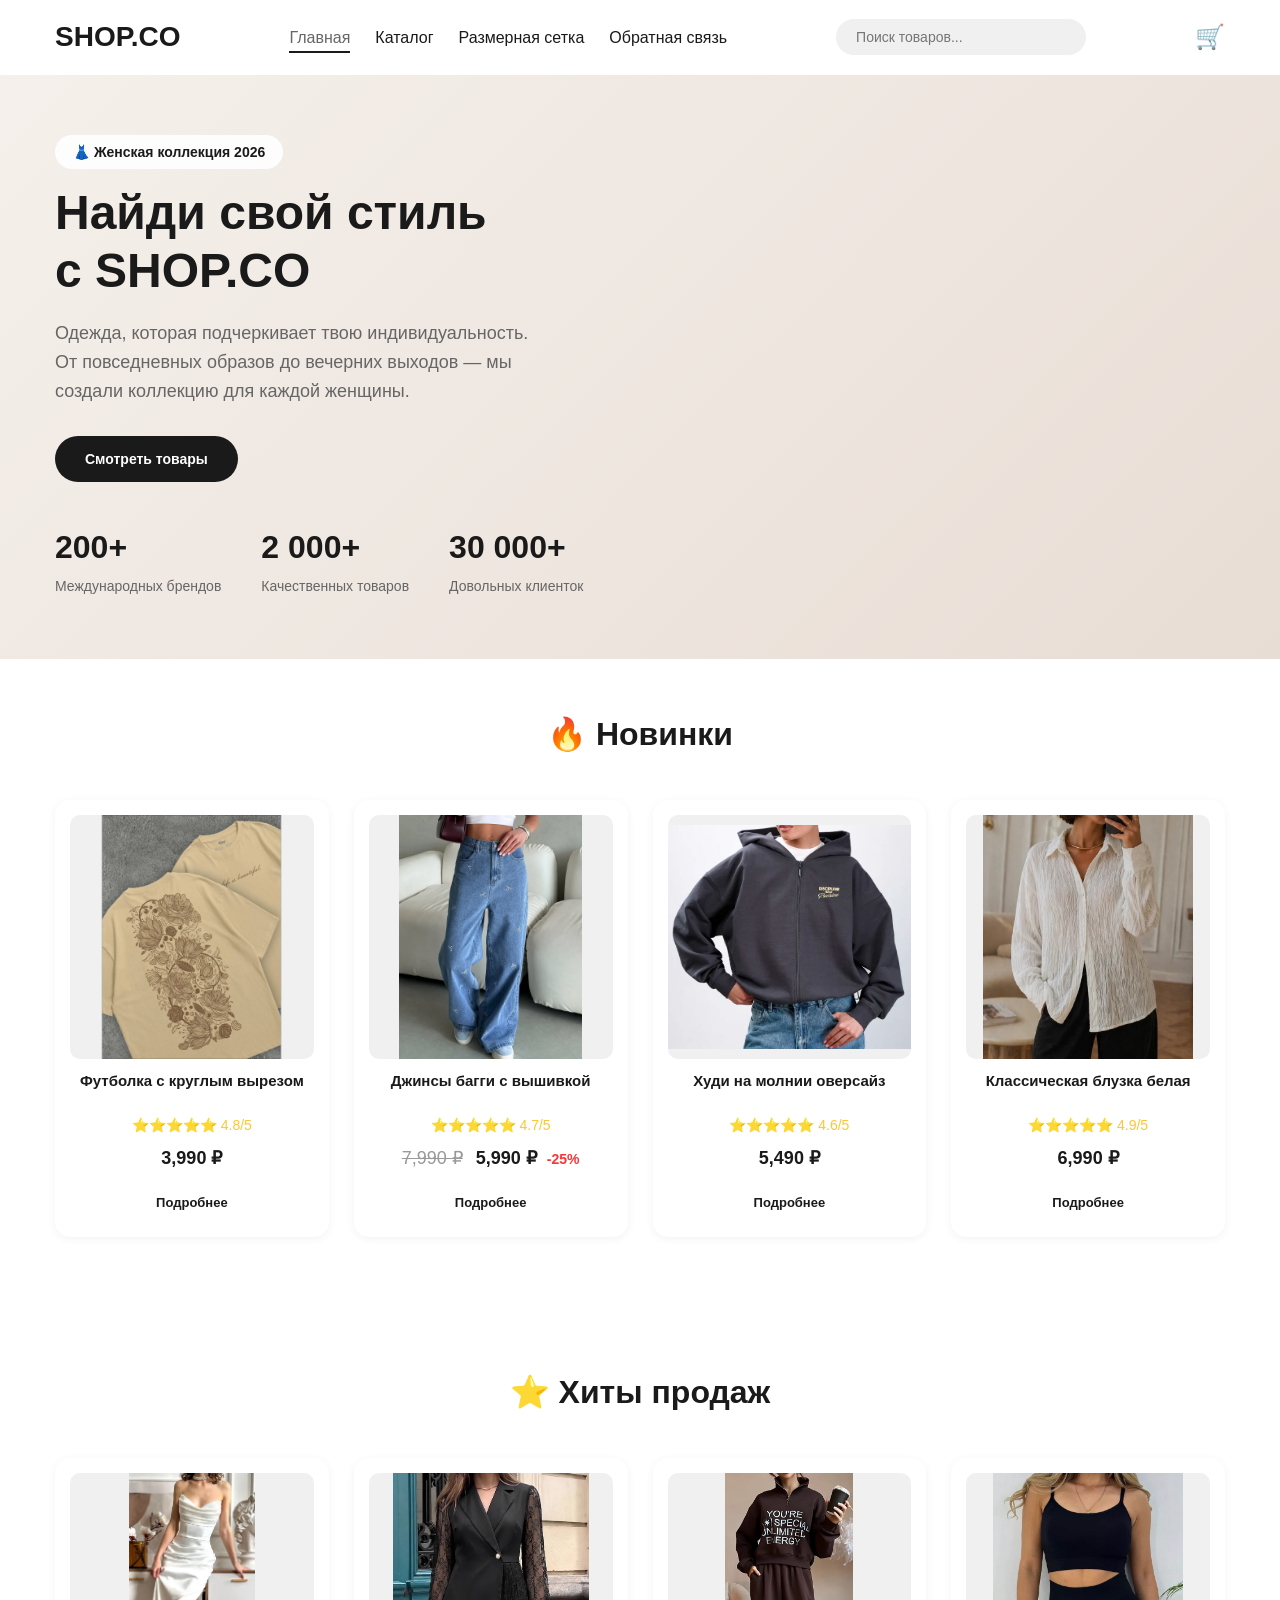
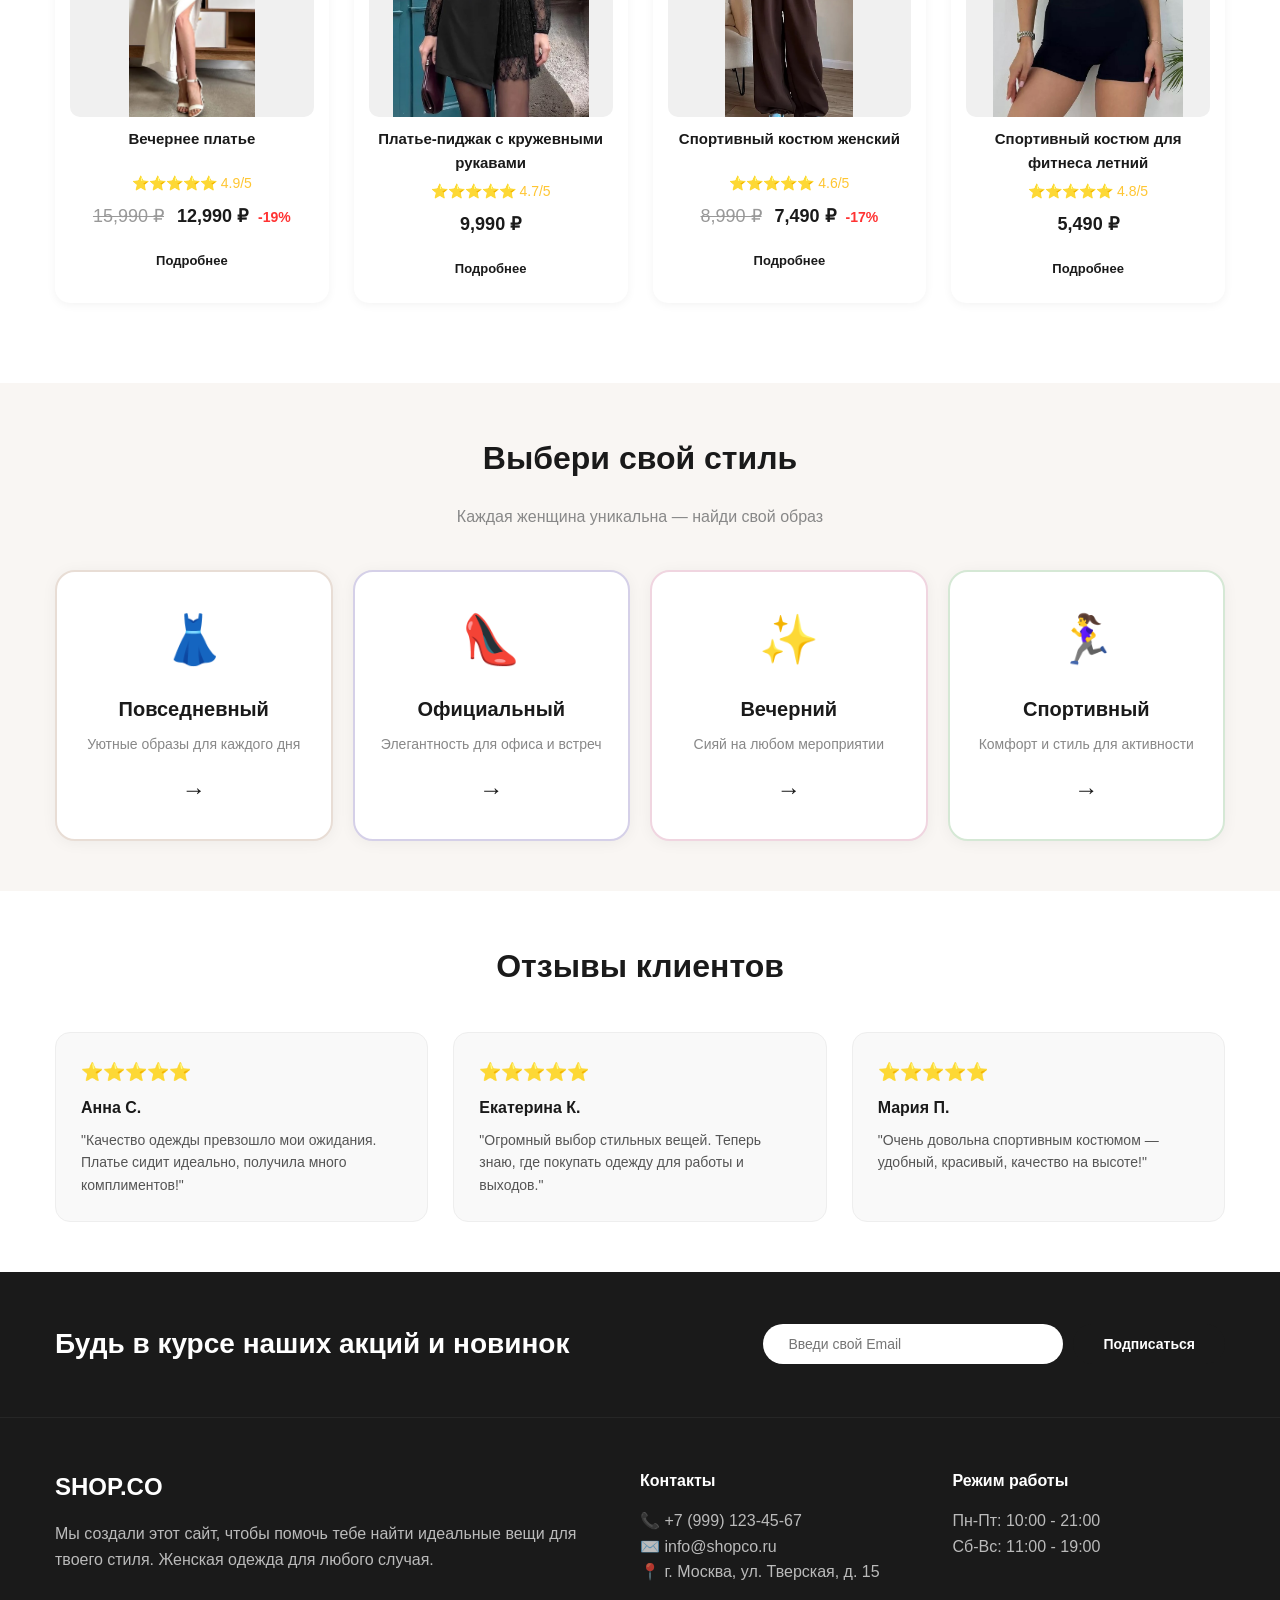
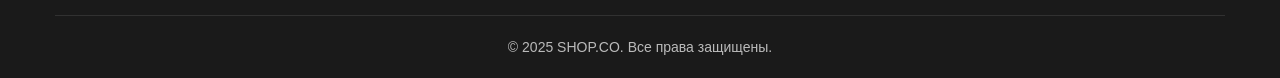
<file: index.html>
<!DOCTYPE html>
<html lang="ru">
<head>
    <meta charset="UTF-8">
    <meta name="viewport" content="width=device-width, initial-scale=1.0">
    <title>SHOP.CO — Женская одежда для любого стиля</title>
    <link rel="stylesheet" href="css/style.css">
</head>
<body>

    <!-- ========== ШАПКА ========== -->
    <header class="header">
        <div class="container">
            <div class="header-inner">
                <div class="logo">
                    <a href="index.html">SHOP.CO</a>
                </div>

                <nav class="nav">
                    <ul>
                        <li><a href="index.html" class="active">Главная</a></li>
                        <li><a href="catalog.html">Каталог</a></li>
                        <li><a href="size-guide.html">Размерная сетка</a></li>
                        <li><a href="contacts.html">Обратная связь</a></li>
                    </ul>
                </nav>

                <div class="header-search">
                    <input type="text" id="searchInput" placeholder="Поиск товаров...">
                </div>

                <div class="header-actions">
                    <a href="cart.html" class="cart-link">🛒 <span class="cart-count" id="cartCount">0</span></a>
                </div>
            </div>
        </div>
    </header>

    <!-- ========== ГЛАВНЫЙ КОНТЕНТ ========== -->
    <main>

        <!-- ГЕРОЙ -->
        <section class="hero hero-women">
            <div class="container">
                <div class="hero-content">
                    <span class="hero-badge">👗 Женская коллекция 2026</span>
                    <h1>Найди свой стиль<br>с SHOP.CO</h1>
                    <p>Одежда, которая подчеркивает твою индивидуальность. От повседневных образов до вечерних выходов — мы создали коллекцию для каждой женщины.</p>
                    <a href="catalog.html" class="btn btn-primary">Смотреть товары</a>
                    
                    <div class="hero-stats">
                        <div>
                            <span class="stat-number">200+</span>
                            <span class="stat-label">Международных брендов</span>
                        </div>
                        <div>
                            <span class="stat-number">2 000+</span>
                            <span class="stat-label">Качественных товаров</span>
                        </div>
                        <div>
                            <span class="stat-number">30 000+</span>
                            <span class="stat-label">Довольных клиенток</span>
                        </div>
                    </div>
                </div>
            </div>
        </section>

        <!-- НОВИНКИ -->
        <section class="products-section">
            <div class="container">
                <h2 class="section-title">🔥 Новинки</h2>
                <div class="catalog-grid" id="newArrivals">
                    <!-- Загружается из JS -->
                </div>
            </div>
        </section>

        <!-- ХИТЫ ПРОДАЖ -->
        <section class="products-section">
            <div class="container">
                <h2 class="section-title">⭐ Хиты продаж</h2>
                <div class="catalog-grid" id="bestSellers">
                    <!-- Загружается из JS -->
                </div>
            </div>
        </section>

        <!-- СТИЛИ  -->
        <section class="styles styles-women">
            <div class="container">
                <div class="styles-header">
                    <h2 class="section-title">Выбери свой стиль</h2>
                    <p class="styles-subtitle">Каждая женщина уникальна — найди свой образ</p>
                </div>
                <div class="styles-grid">
                    <a href="catalog.html?style=casual" class="style-card style-casual">
                        <div class="style-icon">👗</div>
                        <h3>Повседневный</h3>
                        <p>Уютные образы для каждого дня</p>
                        <span class="style-arrow">→</span>
                    </a>
                    <a href="catalog.html?style=formal" class="style-card style-formal">
                        <div class="style-icon">👠</div>
                        <h3>Официальный</h3>
                        <p>Элегантность для офиса и встреч</p>
                        <span class="style-arrow">→</span>
                    </a>
                    <a href="catalog.html?style=evening" class="style-card style-evening">
                        <div class="style-icon">✨</div>
                        <h3>Вечерний</h3>
                        <p>Сияй на любом мероприятии</p>
                        <span class="style-arrow">→</span>
                    </a>
                    <a href="catalog.html?style=sporty" class="style-card style-sporty">
                        <div class="style-icon">🏃‍♀️</div>
                        <h3>Спортивный</h3>
                        <p>Комфорт и стиль для активности</p>
                        <span class="style-arrow">→</span>
                    </a>
                </div>
            </div>
        </section>

        <!-- ОТЗЫВЫ -->
        <section class="reviews">
            <div class="container">
                <h2 class="section-title">Отзывы клиентов</h2>
                <div class="reviews-grid">
                    <div class="review-card">
                        <div class="review-stars">⭐⭐⭐⭐⭐</div>
                        <h4>Анна С.</h4>
                        <p>"Качество одежды превзошло мои ожидания. Платье сидит идеально, получила много комплиментов!"</p>
                    </div>
                    <div class="review-card">
                        <div class="review-stars">⭐⭐⭐⭐⭐</div>
                        <h4>Екатерина К.</h4>
                        <p>"Огромный выбор стильных вещей. Теперь знаю, где покупать одежду для работы и выходов."</p>
                    </div>
                    <div class="review-card">
                        <div class="review-stars">⭐⭐⭐⭐⭐</div>
                        <h4>Мария П.</h4>
                        <p>"Очень довольна спортивным костюмом — удобный, красивый, качество на высоте!"</p>
                    </div>
                </div>
            </div>
        </section>

        <!-- ПОДПИСКА -->
        <section class="newsletter">
            <div class="container">
                <div class="newsletter-inner">
                    <h2>Будь в курсе наших акций и новинок</h2>
                    <form class="newsletter-form" onsubmit="return false;">
                        <input type="email" id="newsletterEmail" placeholder="Введи свой Email" required>
                        <button type="submit" class="btn btn-primary" onclick="subscribeNewsletter()">Подписаться</button>
                    </form>
                </div>
            </div>
        </section>

    </main>
        <!-- ========== ПОДВАЛ ========== -->
    <footer class="footer">
        <div class="container">
            <div class="footer-inner">
                <div class="footer-col">
                    <h3>SHOP.CO</h3>
                    <p>Мы создали этот сайт, чтобы помочь тебе найти идеальные вещи для твоего стиля. Женская одежда для любого случая.</p>
                </div>
                <div class="footer-col">
                    <h4>Контакты</h4>
                    <p>📞 +7 (999) 123-45-67</p>
                    <p>✉️ info@shopco.ru</p>
                    <p>📍 г. Москва, ул. Тверская, д. 15</p>
                </div>
                <div class="footer-col">
                    <h4>Режим работы</h4>
                    <p>Пн-Пт: 10:00 - 21:00</p>
                    <p>Сб-Вс: 11:00 - 19:00</p>
                </div>
            </div>
            <div class="footer-bottom">
                <p>© 2025 SHOP.CO. Все права защищены.</p>
            </div>
        </div>
    </footer>

    <script src="js/script.js"></script>
</body>
</html>
</file>
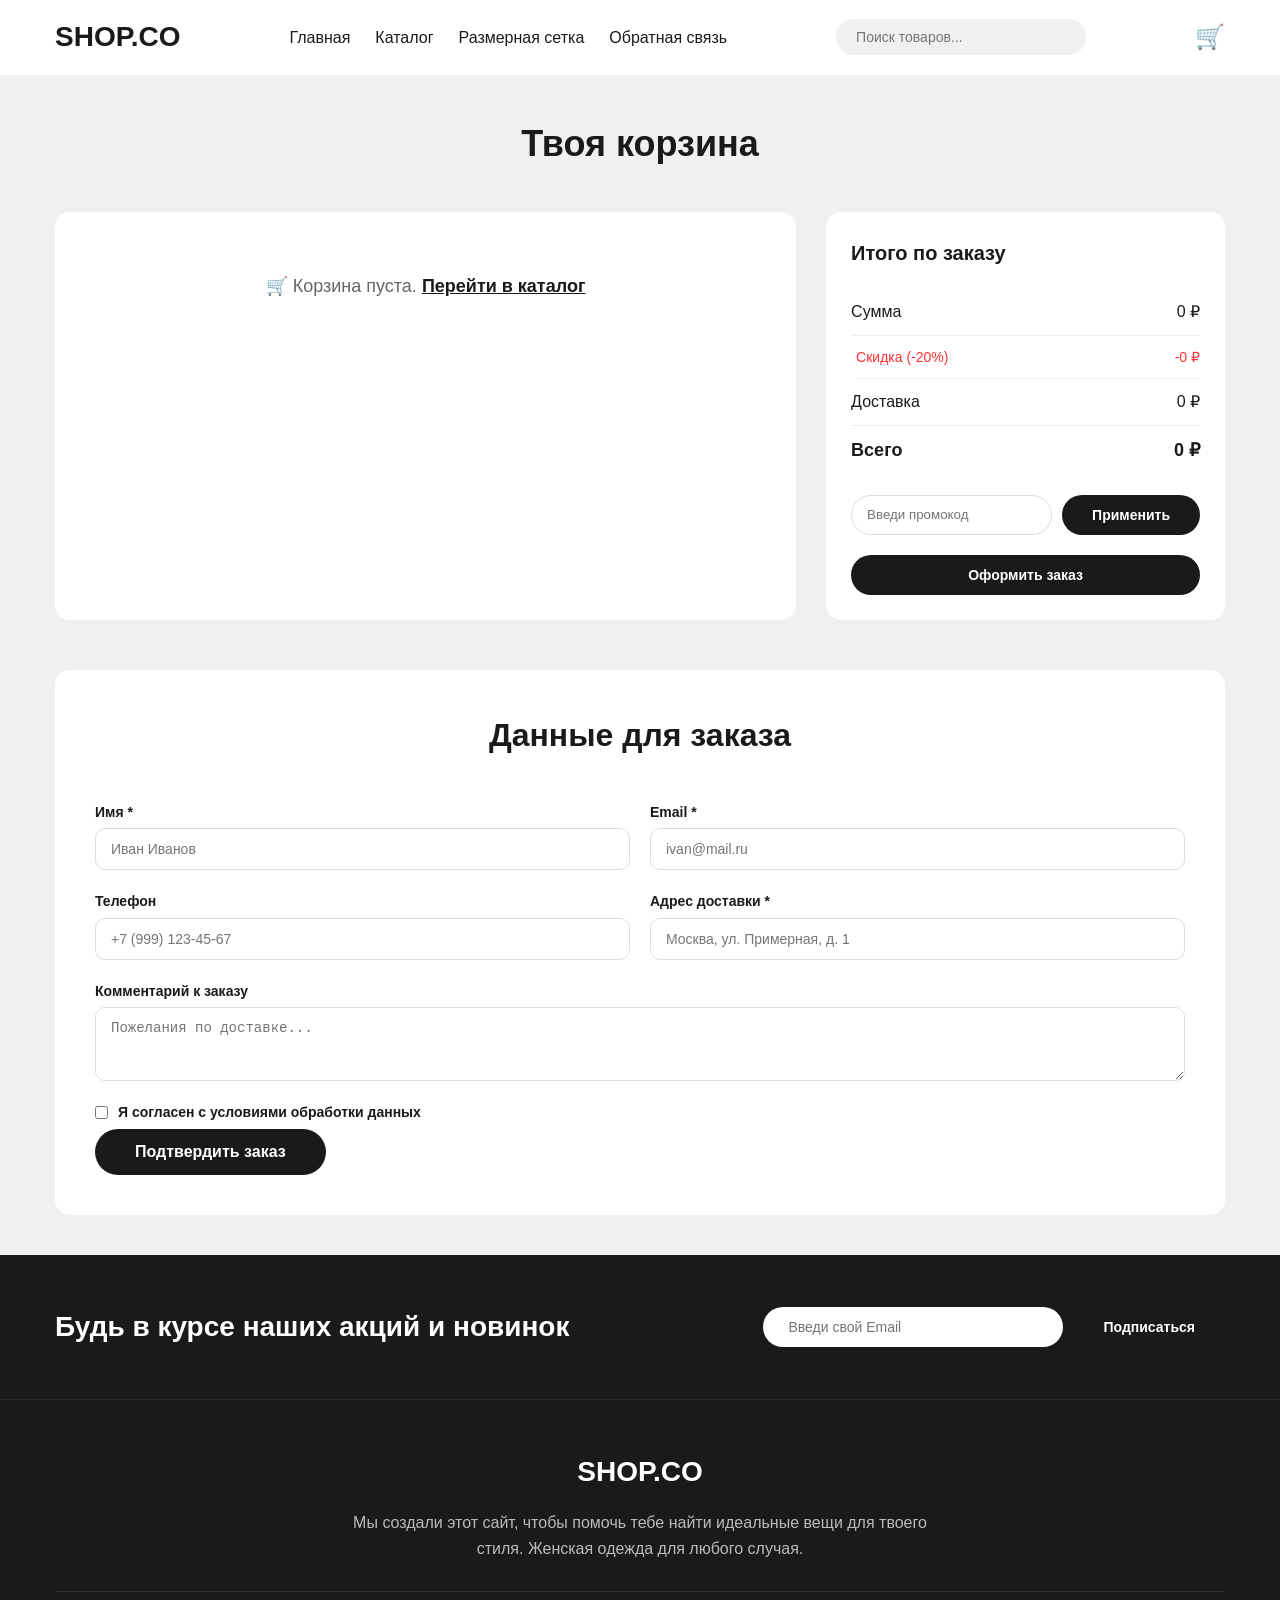
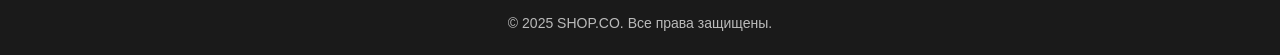
<file: cart.html>
<!DOCTYPE html>
<html lang="ru">
<head>
    <meta charset="UTF-8">
    <meta name="viewport" content="width=device-width, initial-scale=1.0">
    <title>Корзина — SHOP.CO</title>
    <link rel="stylesheet" href="css/style.css">
</head>
<body>

    <header class="header">
        <div class="container">
            <div class="header-inner">
                <div class="logo">
                    <a href="index.html">SHOP.CO</a>
                </div>
                <nav class="nav">
                    <ul>
                        <li><a href="index.html">Главная</a></li>
                        <li><a href="catalog.html">Каталог</a></li>
                        <li><a href="size-guide.html">Размерная сетка</a></li>
                        <li><a href="contacts.html">Обратная связь</a></li>
                    </ul>
                </nav>
                <div class="header-search">
                    <input type="text" id="searchInput" placeholder="Поиск товаров...">
                </div>
                <div class="header-actions">
                    <a href="cart.html" class="cart-link active">🛒 <span class="cart-count" id="cartCount">0</span></a>
                </div>
            </div>
        </div>
    </header>

    <main>
        <section class="cart-page">
            <div class="container">
                <h1 class="page-title">Твоя корзина</h1>

                <div class="cart-layout">
                    <!-- СПИСОК ТОВАРОВ -->
                    <div class="cart-items" id="cartItems">
                        <div class="empty-cart">🛒 Корзина пуста. <a href="catalog.html">Перейти в каталог</a></div>
                    </div>

                    <!-- ИТОГО -->
                    <div class="cart-summary" id="cartSummary">
                        <h3>Итого по заказу</h3>
                        <div class="summary-row">
                            <span>Сумма</span>
                            <span id="subtotal">0 ₽</span>
                        </div>
                        <div class="summary-row discount">
                            <span>Скидка (-20%)</span>
                            <span id="discount">0 ₽</span>
                        </div>
                        <div class="summary-row">
                            <span>Доставка</span>
                            <span id="delivery">0 ₽</span>
                        </div>
                        <div class="summary-row total">
                            <span>Всего</span>
                            <span id="total">0 ₽</span>
                        </div>

                        <div class="promo-code">
                            <input type="text" id="promoInput" placeholder="Введи промокод">
                            <button class="btn btn-primary" onclick="applyPromo()">Применить</button>
                        </div>

                        <button class="btn btn-primary btn-block" onclick="checkout()">Оформить заказ</button>
                    </div>
                </div>

                <!-- ФОРМА ЗАКАЗА -->
                <div class="order-form-section">
                    <h2 class="section-title">Данные для заказа</h2>
                    <form class="order-form" onsubmit="return false;">
                        <div class="form-grid">
                            <div class="form-group">
                                <label>Имя *</label>
                                <input type="text" id="orderName" placeholder="Иван Иванов" required>
                            </div>
                            <div class="form-group">
                                <label>Email *</label>
                                <input type="email" id="orderEmail" placeholder="ivan@mail.ru" required>
                            </div>
                            <div class="form-group">
                                <label>Телефон</label>
                                <input type="tel" id="orderPhone" placeholder="+7 (999) 123-45-67">
                            </div>
                            <div class="form-group">
                                <label>Адрес доставки *</label>
                                <input type="text" id="orderAddress" placeholder="Москва, ул. Примерная, д. 1" required>
                            </div>
                            <div class="form-group full-width">
                                <label>Комментарий к заказу</label>
                                <textarea id="orderComment" rows="3" placeholder="Пожелания по доставке..."></textarea>
                            </div>
                            <div class="form-group full-width">
                                <label class="checkbox-label">
                                    <input type="checkbox" id="orderAgree" required>
                                    Я согласен с условиями обработки данных
                                </label>
                            </div>
                        </div>
                        <button type="button" class="btn btn-primary btn-large" onclick="checkout()">Подтвердить заказ</button>
                    </form>
                </div>
            </div>
        </section>

        <!-- ПОДПИСКА -->
        <section class="newsletter">
            <div class="container">
                <div class="newsletter-inner">
                    <h2>Будь в курсе наших акций и новинок</h2>
                    <form class="newsletter-form" onsubmit="return false;">
                        <input type="email" id="newsletterEmail" placeholder="Введи свой Email" required>
                        <button type="submit" class="btn btn-primary" onclick="subscribeNewsletter()">Подписаться</button>
                    </form>
                </div>
            </div>
        </section>
    </main>
        <!-- ========== ПОДВАЛ ========== -->
    <footer class="footer">
        <div class="container">
            <div class="footer-inner footer-simple">
                <div class="footer-col footer-col-full">
                    <h3>SHOP.CO</h3>
                    <p>Мы создали этот сайт, чтобы помочь тебе найти идеальные вещи для твоего стиля. Женская одежда для любого случая.</p>
                </div>
            </div>
            <div class="footer-bottom">
                <p>© 2025 SHOP.CO. Все права защищены.</p>
            </div>
        </div>
    </footer>

    <script src="js/script.js"></script>
</body>
</html>
</file>
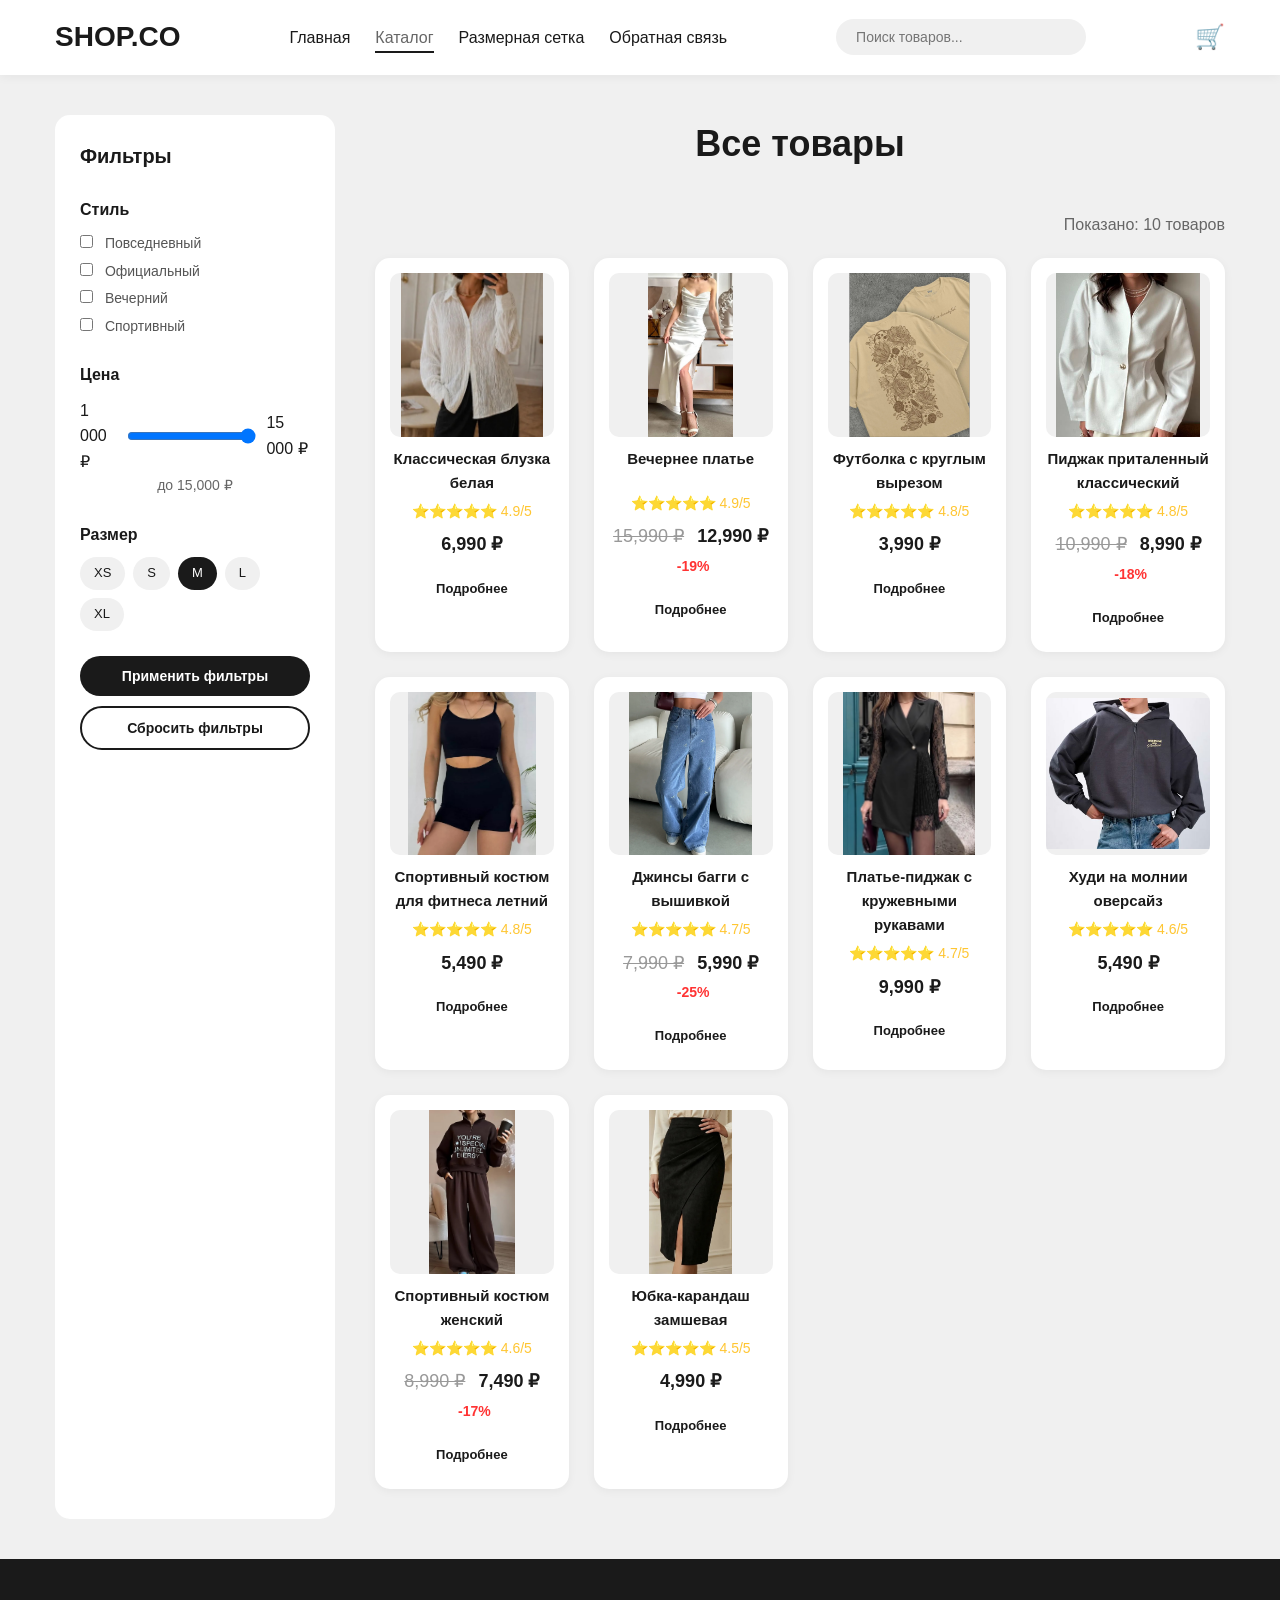
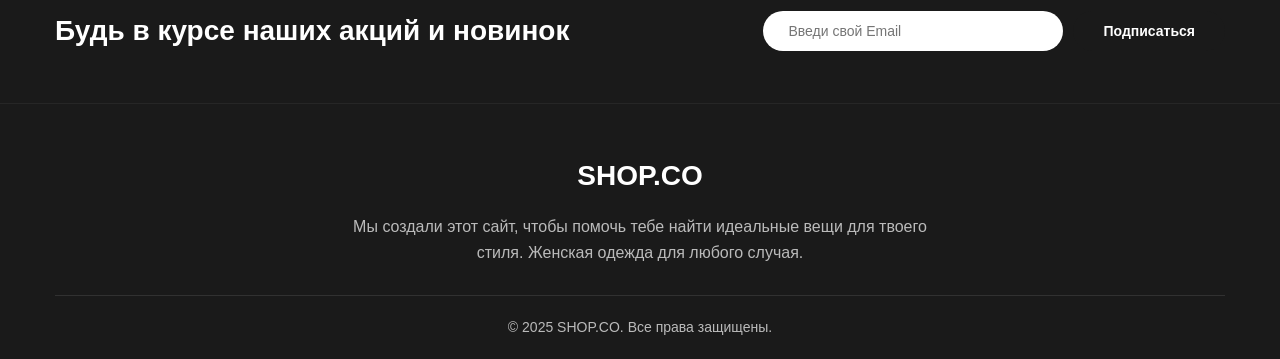
<file: catalog.html>
<!DOCTYPE html>
<html lang="ru">
<head>
    <meta charset="UTF-8">
    <meta name="viewport" content="width=device-width, initial-scale=1.0">
    <title>Каталог — SHOP.CO</title>
    <link rel="stylesheet" href="css/style.css">
</head>
<body>

    <header class="header">
        <div class="container">
            <div class="header-inner">
                <div class="logo">
                    <a href="index.html">SHOP.CO</a>
                </div>
                <nav class="nav">
                    <ul>
                        <li><a href="index.html">Главная</a></li>
                        <li><a href="catalog.html" class="active">Каталог</a></li>
                        <li><a href="size-guide.html">Размерная сетка</a></li>
                        <li><a href="contacts.html">Обратная связь</a></li>
                    </ul>
                </nav>
                <div class="header-search">
                    <input type="text" id="searchInput" placeholder="Поиск товаров...">
                </div>
                <div class="header-actions">
                    <a href="cart.html" class="cart-link">🛒 <span class="cart-count" id="cartCount">0</span></a>
                </div>
            </div>
        </div>
    </header>

    <main>
        <section class="catalog-page">
            <div class="container">
                <div class="catalog-layout">
                    
                    <!-- ФИЛЬТРЫ -->
                    <aside class="filters-sidebar">
                        <h3>Фильтры</h3>
                        
                        <div class="filter-group">
                            <h4>Стиль</h4>
                            <label><input type="checkbox" value="casual" onchange="applyFilters()"> Повседневный</label>
                            <label><input type="checkbox" value="formal" onchange="applyFilters()"> Официальный</label>
                            <label><input type="checkbox" value="evening" onchange="applyFilters()"> Вечерний</label>
                            <label><input type="checkbox" value="sporty" onchange="applyFilters()"> Спортивный</label>
                        </div>

                        <div class="filter-group">
                            <h4>Цена</h4>
                            <div class="price-range">
                                <span>1 000 ₽</span>
                                <input type="range" id="priceRange" min="1000" max="15000" value="15000" oninput="applyFilters()">
                                <span>15 000 ₽</span>
                            </div>
                            <div style="text-align:center;font-size:14px;color:#666;">до <span id="priceValue">15 000</span> ₽</div>
                        </div>

                        <div class="filter-group">
                            <h4>Размер</h4>
                            <div class="size-options" id="sizeOptions">
                                <span data-size="XS" onclick="selectSize(this)">XS</span>
                                <span data-size="S" onclick="selectSize(this)">S</span>
                                <span data-size="M" onclick="selectSize(this)" class="active">M</span>
                                <span data-size="L" onclick="selectSize(this)">L</span>
                                <span data-size="XL" onclick="selectSize(this)">XL</span>
                            </div>
                        </div>

                        <button class="btn btn-primary btn-block" onclick="applyFilters()">Применить фильтры</button>
                        <button class="btn btn-outline btn-block" style="margin-top:10px;" onclick="resetFilters()">Сбросить фильтры</button>
                    </aside>

                    <!-- ТОВАРЫ -->
                    <div class="catalog-content">
                        <h1 class="page-title">Все товары</h1>
                        <div style="text-align:right;color:#666;margin-bottom:20px;">Показано: <span id="countDisplay">0</span> товаров</div>
                        
                        <div class="catalog-grid" id="catalogGrid">
                            <!-- Загружается из JS -->
                        </div>
                    </div>

                </div>
            </div>
        </section>

        <!-- ПОДПИСКА -->
        <section class="newsletter">
            <div class="container">
                <div class="newsletter-inner">
                    <h2>Будь в курсе наших акций и новинок</h2>
                    <form class="newsletter-form" onsubmit="return false;">
                        <input type="email" id="newsletterEmail" placeholder="Введи свой Email" required>
                        <button type="submit" class="btn btn-primary" onclick="subscribeNewsletter()">Подписаться</button>
                    </form>
                </div>
            </div>
        </section>
    </main>
        <!-- ========== ПОДВАЛ ========== -->
    <footer class="footer">
        <div class="container">
            <div class="footer-inner footer-simple">
                <div class="footer-col footer-col-full">
                    <h3>SHOP.CO</h3>
                    <p>Мы создали этот сайт, чтобы помочь тебе найти идеальные вещи для твоего стиля. Женская одежда для любого случая.</p>
                </div>
            </div>
            <div class="footer-bottom">
                <p>© 2025 SHOP.CO. Все права защищены.</p>
            </div>
        </div>
    </footer>

    <script src="js/script.js"></script>
</body>
</html>
</file>
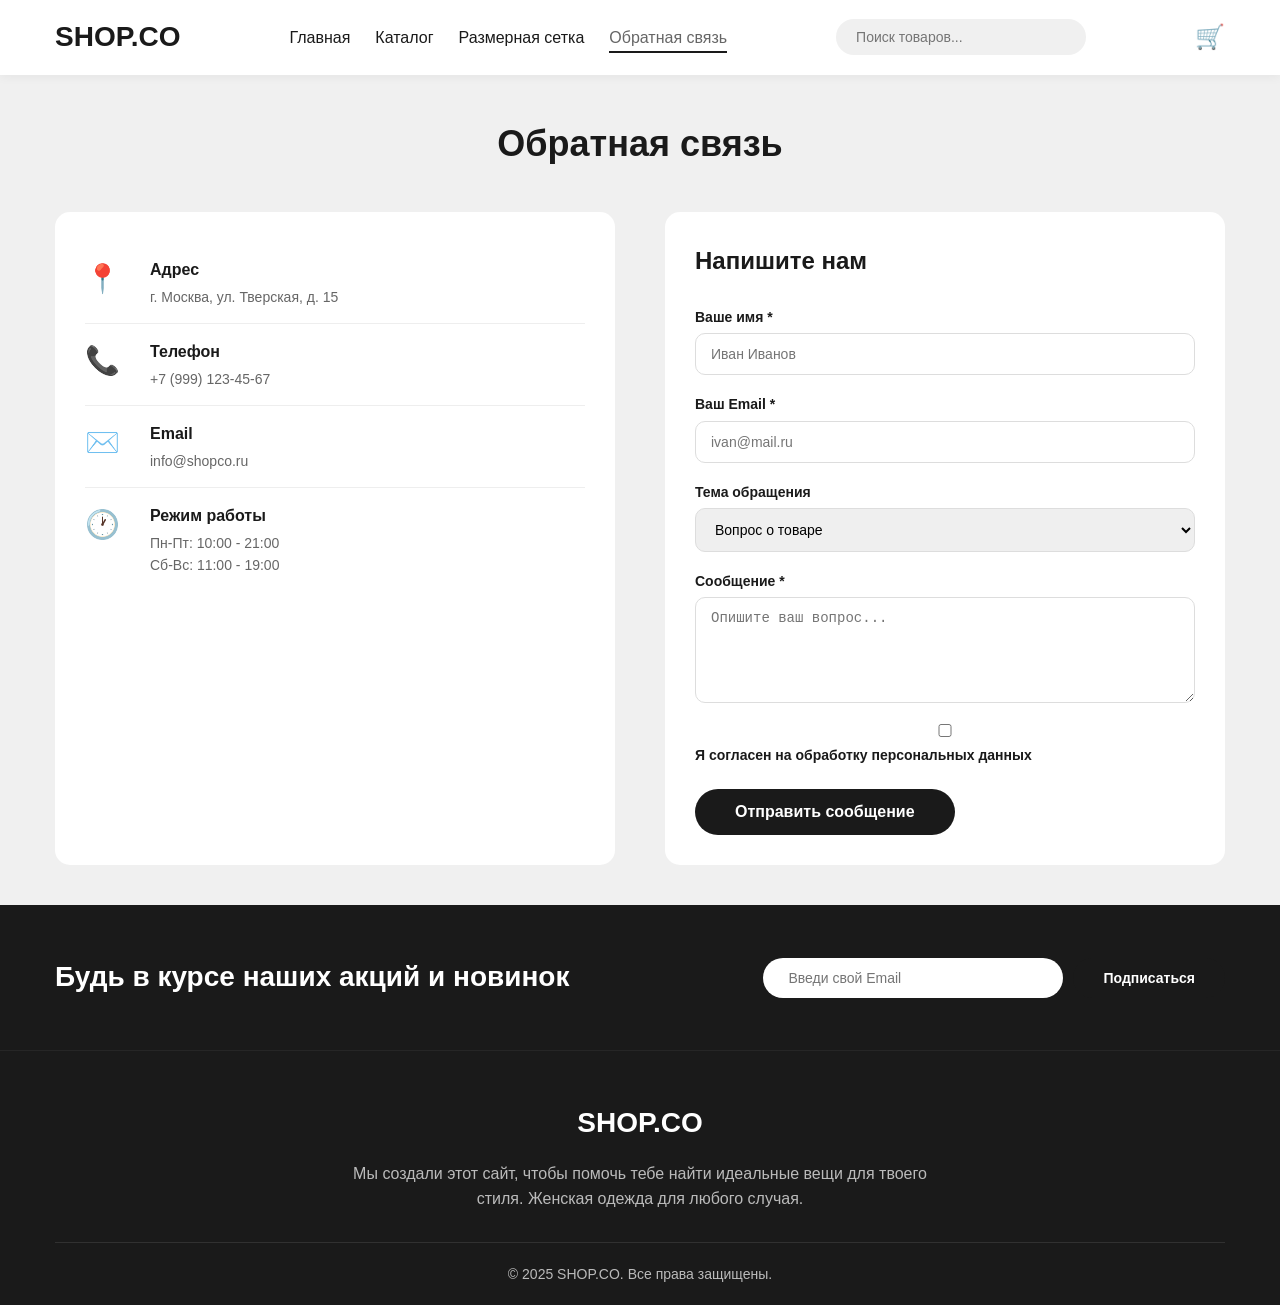
<file: contacts.html>
<!DOCTYPE html>
<html lang="ru">
<head>
    <meta charset="UTF-8">
    <meta name="viewport" content="width=device-width, initial-scale=1.0">
    <title>Обратная связь — SHOP.CO</title>
    <link rel="stylesheet" href="css/style.css">
</head>
<body>

    <header class="header">
        <div class="container">
            <div class="header-inner">
                <div class="logo">
                    <a href="index.html">SHOP.CO</a>
                </div>
                <nav class="nav">
                    <ul>
                        <li><a href="index.html">Главная</a></li>
                        <li><a href="catalog.html">Каталог</a></li>
                        <li><a href="size-guide.html">Размерная сетка</a></li>
                        <li><a href="contacts.html" class="active">Обратная связь</a></li>
                    </ul>
                </nav>
                <div class="header-search">
                    <input type="text" id="searchInput" placeholder="Поиск товаров...">
                </div>
                <div class="header-actions">
                    <a href="cart.html" class="cart-link">🛒 <span class="cart-count" id="cartCount">0</span></a>
                </div>
            </div>
        </div>
    </header>

    <main>
        <section class="contacts-page">
            <div class="container">
                <h1 class="page-title">Обратная связь</h1>

                <div class="contacts-grid">
                    <!-- ИНФОРМАЦИЯ -->
                    <div class="contacts-info">
                        <div class="contact-item">
                            <div class="contact-icon">📍</div>
                            <div>
                                <h4>Адрес</h4>
                                <p>г. Москва, ул. Тверская, д. 15</p>
                            </div>
                        </div>
                        <div class="contact-item">
                            <div class="contact-icon">📞</div>
                            <div>
                                <h4>Телефон</h4>
                                <p>+7 (999) 123-45-67</p>
                            </div>
                        </div>
                        <div class="contact-item">
                            <div class="contact-icon">✉️</div>
                            <div>
                                <h4>Email</h4>
                                <p>info@shopco.ru</p>
                            </div>
                        </div>
                        <div class="contact-item">
                            <div class="contact-icon">🕐</div>
                            <div>
                                <h4>Режим работы</h4>
                                <p>Пн-Пт: 10:00 - 21:00</p>
                                <p>Сб-Вс: 11:00 - 19:00</p>
                            </div>
                        </div>
                    </div>

                    <!-- ФОРМА -->
                    <div class="contacts-form">
                        <h2>Напишите нам</h2>
                        <form class="feedback-form" onsubmit="return false;">
                            <div class="form-group">
                                <label>Ваше имя *</label>
                                <input type="text" id="feedbackName" placeholder="Иван Иванов" required>
                            </div>
                            <div class="form-group">
                                <label>Ваш Email *</label>
                                <input type="email" id="feedbackEmail" placeholder="ivan@mail.ru" required>
                            </div>
                            <div class="form-group">
                                <label>Тема обращения</label>
                                <select id="feedbackSubject">
                                    <option>Вопрос о товаре</option>
                                    <option>Доставка</option>
                                    <option>Возврат</option>
                                    <option>Сотрудничество</option>
                                    <option>Другое</option>
                                </select>
                            </div>
                            <div class="form-group full-width">
                                <label>Сообщение *</label>
                                <textarea id="feedbackMessage" rows="5" placeholder="Опишите ваш вопрос..." required></textarea>
                            </div>
                            <div class="form-group full-width">
                                <label class="checkbox-label">
                                    <input type="checkbox" id="feedbackAgree" required>
                                    Я согласен на обработку персональных данных
                                </label>
                            </div>
                            <button type="button" class="btn btn-primary btn-large" onclick="sendFeedback()">Отправить сообщение</button>
                        </form>
                    </div>
                </div>
            </div>
        </section>

        <!-- ПОДПИСКА -->
        <section class="newsletter">
            <div class="container">
                <div class="newsletter-inner">
                    <h2>Будь в курсе наших акций и новинок</h2>
                    <form class="newsletter-form" onsubmit="return false;">
                        <input type="email" id="newsletterEmail" placeholder="Введи свой Email" required>
                        <button type="submit" class="btn btn-primary" onclick="subscribeNewsletter()">Подписаться</button>
                    </form>
                </div>
            </div>
        </section>
    </main>
        <!-- ========== ПОДВАЛ ========== -->
    <footer class="footer">
        <div class="container">
            <div class="footer-inner footer-simple">
                <div class="footer-col footer-col-full">
                    <h3>SHOP.CO</h3>
                    <p>Мы создали этот сайт, чтобы помочь тебе найти идеальные вещи для твоего стиля. Женская одежда для любого случая.</p>
                </div>
            </div>
            <div class="footer-bottom">
                <p>© 2025 SHOP.CO. Все права защищены.</p>
            </div>
        </div>
    </footer>

    <script src="js/script.js"></script>
</body>
</html>
</file>
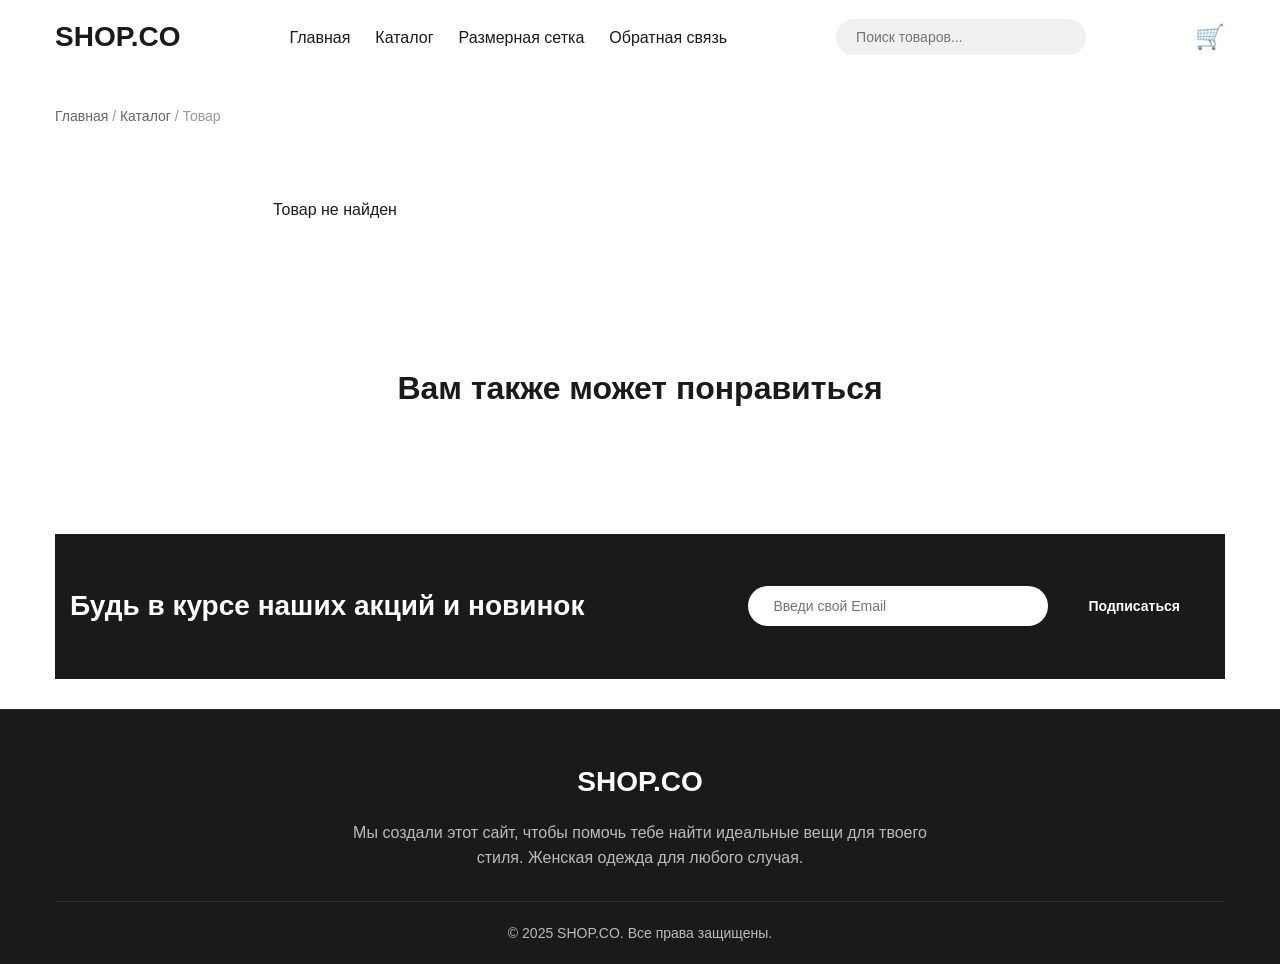
<file: product.html>
<!DOCTYPE html>
<html lang="ru">
<head>
    <meta charset="UTF-8">
    <meta name="viewport" content="width=device-width, initial-scale=1.0">
    <title>Товар — SHOP.CO</title>
    <link rel="stylesheet" href="css/style.css">
</head>
<body>

    <header class="header">
        <div class="container">
            <div class="header-inner">
                <div class="logo">
                    <a href="index.html">SHOP.CO</a>
                </div>
                <nav class="nav">
                    <ul>
                        <li><a href="index.html">Главная</a></li>
                        <li><a href="catalog.html">Каталог</a></li>
                        <li><a href="size-guide.html">Размерная сетка</a></li>
                        <li><a href="contacts.html">Обратная связь</a></li>
                    </ul>
                </nav>
                <div class="header-search">
                    <input type="text" id="searchInput" placeholder="Поиск товаров...">
                </div>
                <div class="header-actions">
                    <a href="cart.html" class="cart-link">🛒 <span class="cart-count" id="cartCount">0</span></a>
                </div>
            </div>
        </div>
    </header>

    <main>
        <section class="product-detail-page">
            <div class="container">
                <!-- ХЛЕБНЫЕ КРОШКИ -->
                <div class="breadcrumbs">
                    <a href="index.html">Главная</a> / 
                    <a href="catalog.html">Каталог</a> / 
                    <span id="productBreadcrumb">Товар</span>
                </div>

                <div class="product-detail" id="productDetail">
                    <!-- Загружается из JS -->
                </div>

                <!-- РЕКОМЕНДАЦИИ -->
                <section class="products-section">
                    <h2 class="section-title">Вам также может понравиться</h2>
                    <div class="catalog-grid" id="recommendations">
                        <!-- Загружается из JS -->
                    </div>
                </section>

                <!-- ПОДПИСКА -->
                <section class="newsletter">
                    <div class="container">
                        <div class="newsletter-inner">
                            <h2>Будь в курсе наших акций и новинок</h2>
                            <form class="newsletter-form" onsubmit="return false;">
                                <input type="email" id="newsletterEmail" placeholder="Введи свой Email" required>
                                <button type="submit" class="btn btn-primary" onclick="subscribeNewsletter()">Подписаться</button>
                            </form>
                        </div>
                    </div>
                </section>
            </div>
        </section>
    </main>
        <!-- ========== ПОДВАЛ ========== -->
    <footer class="footer">
        <div class="container">
            <div class="footer-inner footer-simple">
                <div class="footer-col footer-col-full">
                    <h3>SHOP.CO</h3>
                    <p>Мы создали этот сайт, чтобы помочь тебе найти идеальные вещи для твоего стиля. Женская одежда для любого случая.</p>
                </div>
            </div>
            <div class="footer-bottom">
                <p>© 2025 SHOP.CO. Все права защищены.</p>
            </div>
        </div>
    </footer>

    <script src="js/script.js"></script>
</body>
</html>
</file>
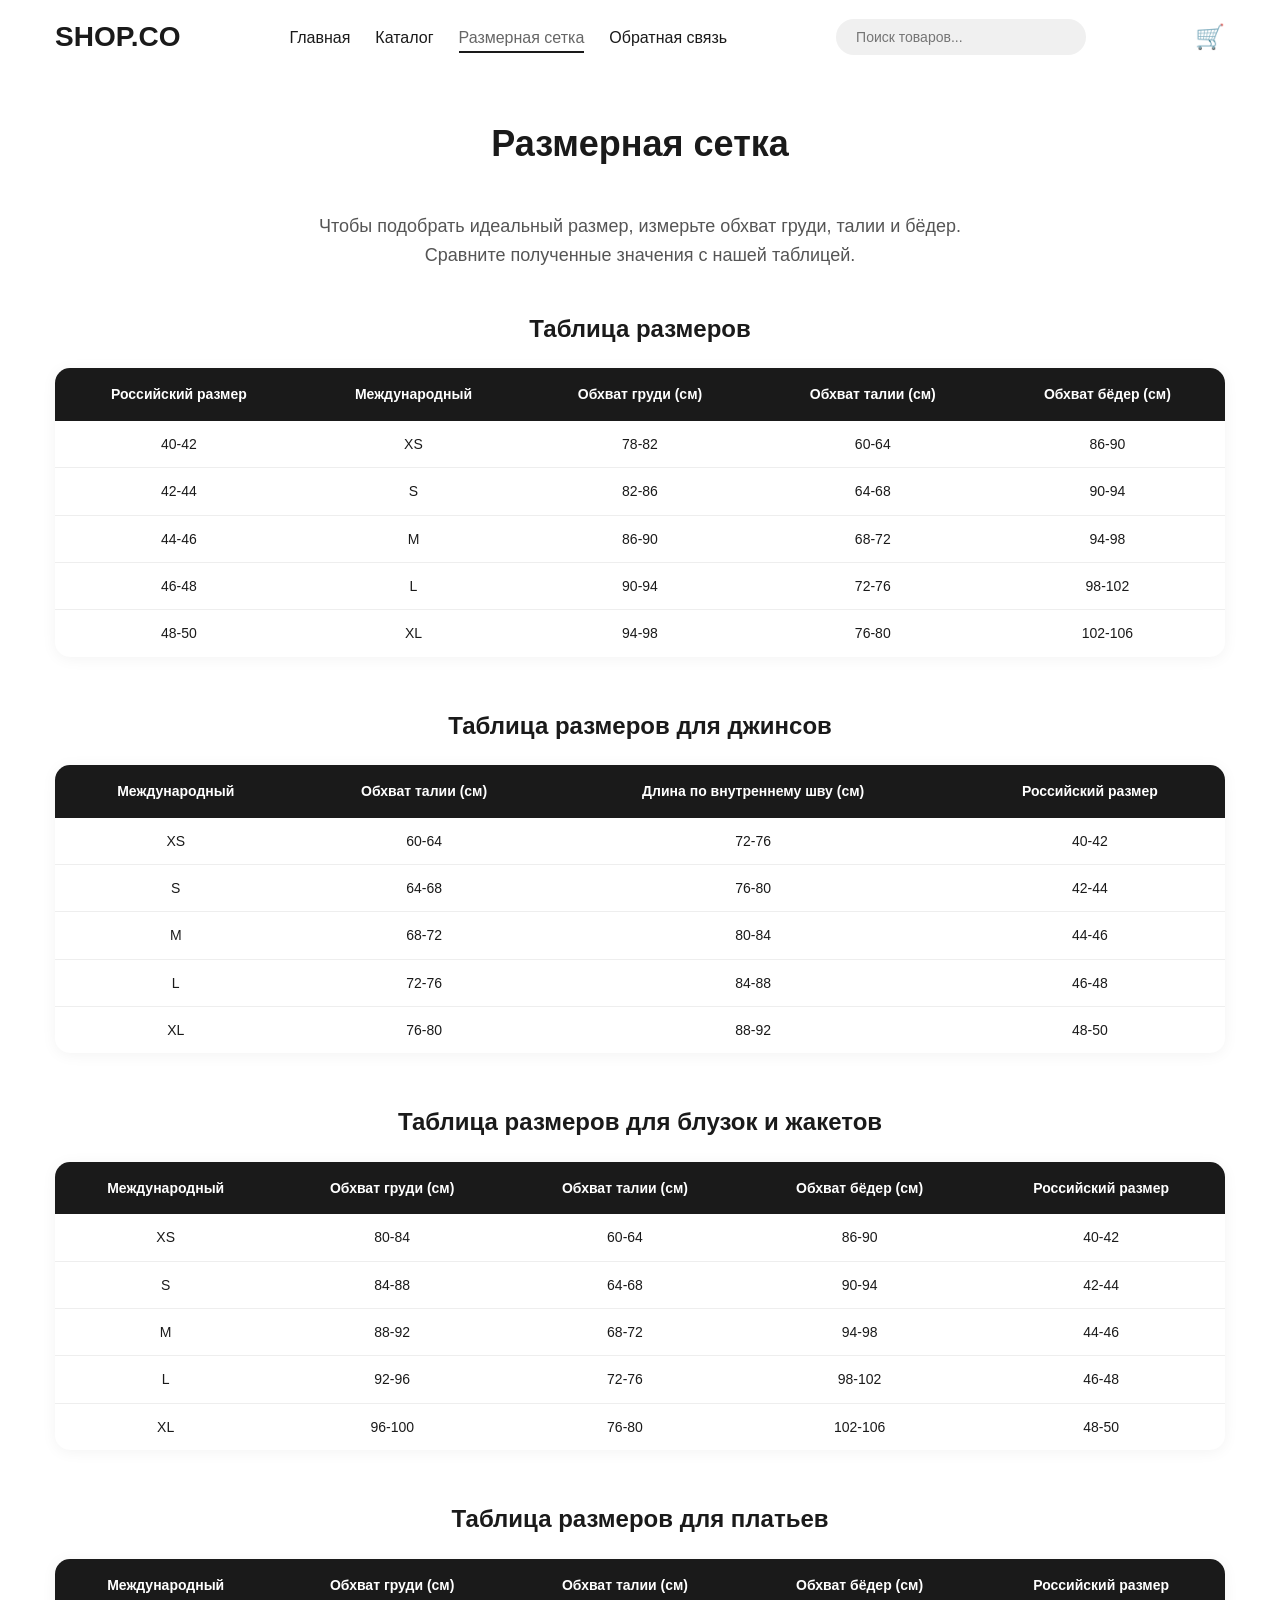
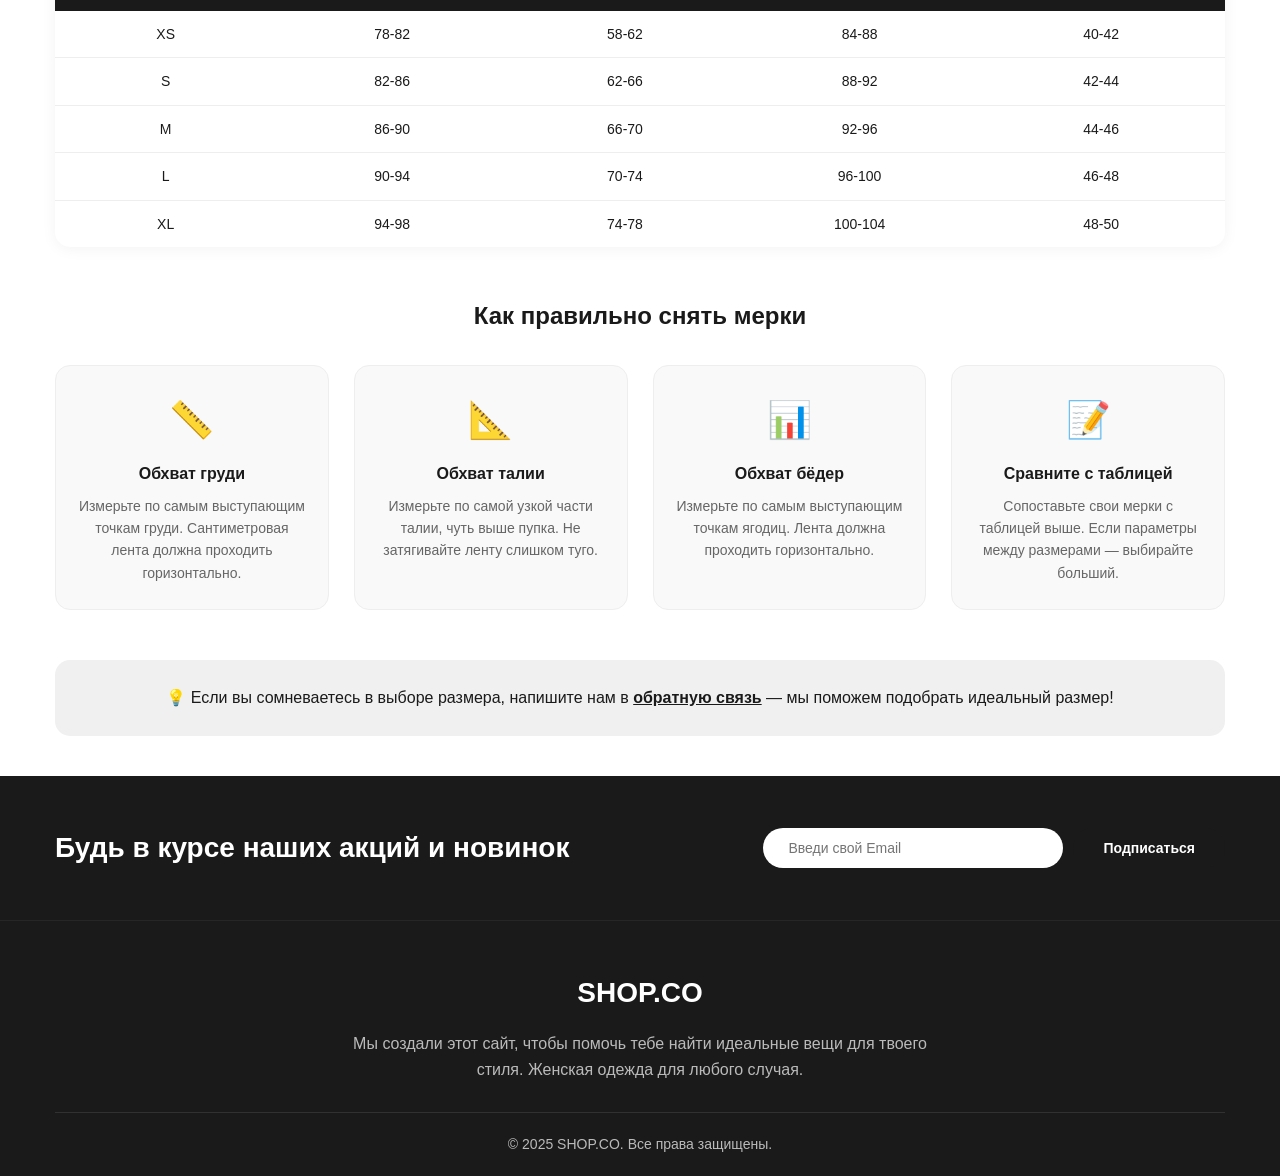
<file: size-guide.html>
<!DOCTYPE html>
<html lang="ru">
<head>
    <meta charset="UTF-8">
    <meta name="viewport" content="width=device-width, initial-scale=1.0">
    <title>Размерная сетка — SHOP.CO</title>
    <link rel="stylesheet" href="css/style.css">
</head>
<body>

    <header class="header">
        <div class="container">
            <div class="header-inner">
                <div class="logo">
                    <a href="index.html">SHOP.CO</a>
                </div>
                <nav class="nav">
                    <ul>
                        <li><a href="index.html">Главная</a></li>
                        <li><a href="catalog.html">Каталог</a></li>
                        <li><a href="size-guide.html" class="active">Размерная сетка</a></li>
                        <li><a href="contacts.html">Обратная связь</a></li>
                    </ul>
                </nav>
                <div class="header-search">
                    <input type="text" id="searchInput" placeholder="Поиск товаров...">
                </div>
                <div class="header-actions">
                    <a href="cart.html" class="cart-link">🛒 <span class="cart-count" id="cartCount">0</span></a>
                </div>
            </div>
        </div>
    </header>

    <main>
        <section class="size-guide-page">
            <div class="container">
                <h1 class="page-title">Размерная сетка</h1>
                
                <div class="size-guide-intro">
                    <p>Чтобы подобрать идеальный размер, измерьте обхват груди, талии и бёдер. Сравните полученные значения с нашей таблицей.</p>
                </div>

                <!-- ТАБЛИЦА РАЗМЕРОВ ДЛЯ ОДЕЖДЫ -->
                <div class="size-table-wrapper">
                    <h2>Таблица размеров </h2>
                    <table class="size-table">
                        <thead>
                            <tr>
                                <th>Российский размер</th>
                                <th>Международный</th>
                                <th>Обхват груди (см)</th>
                                <th>Обхват талии (см)</th>
                                <th>Обхват бёдер (см)</th>
                            </tr>
                        </thead>
                        <tbody>
                            <tr>
                                <td>40-42</td>
                                <td>XS</td>
                                <td>78-82</td>
                                <td>60-64</td>
                                <td>86-90</td>
                            </tr>
                            <tr>
                                <td>42-44</td>
                                <td>S</td>
                                <td>82-86</td>
                                <td>64-68</td>
                                <td>90-94</td>
                            </tr>
                            <tr>
                                <td>44-46</td>
                                <td>M</td>
                                <td>86-90</td>
                                <td>68-72</td>
                                <td>94-98</td>
                            </tr>
                            <tr>
                                <td>46-48</td>
                                <td>L</td>
                                <td>90-94</td>
                                <td>72-76</td>
                                <td>98-102</td>
                            </tr>
                            <tr>
                                <td>48-50</td>
                                <td>XL</td>
                                <td>94-98</td>
                                <td>76-80</td>
                                <td>102-106</td>
                            </tr>
                        </tbody>
                    </table>
                </div>

                <!-- ТАБЛИЦА ДЛЯ ДЖИНСОВ -->
                <div class="size-table-wrapper">
                    <h2>Таблица размеров для джинсов</h2>
                    <table class="size-table">
                        <thead>
                            <tr>
                                <th>Международный</th>
                                <th>Обхват талии (см)</th>
                                <th>Длина по внутреннему шву (см)</th>
                                <th>Российский размер</th>
                            </tr>
                        </thead>
                        <tbody>
                            <tr>
                                <td>XS</td>
                                <td>60-64</td>
                                <td>72-76</td>
                                <td>40-42</td>
                            </tr>
                            <tr>
                                <td>S</td>
                                <td>64-68</td>
                                <td>76-80</td>
                                <td>42-44</td>
                            </tr>
                            <tr>
                                <td>M</td>
                                <td>68-72</td>
                                <td>80-84</td>
                                <td>44-46</td>
                            </tr>
                            <tr>
                                <td>L</td>
                                <td>72-76</td>
                                <td>84-88</td>
                                <td>46-48</td>
                            </tr>
                            <tr>
                                <td>XL</td>
                                <td>76-80</td>
                                <td>88-92</td>
                                <td>48-50</td>
                            </tr>
                        </tbody>
                    </table>
                </div>

                <!-- ТАБЛИЦА ДЛЯ БЛУЗОК И ЖАКЕТОВ -->
                <div class="size-table-wrapper">
                    <h2>Таблица размеров для блузок и жакетов</h2>
                    <table class="size-table">
                        <thead>
                            <tr>
                                <th>Международный</th>
                                <th>Обхват груди (см)</th>
                                <th>Обхват талии (см)</th>
                                <th>Обхват бёдер (см)</th>
                                <th>Российский размер</th>
                            </tr>
                        </thead>
                        <tbody>
                            <tr>
                                <td>XS</td>
                                <td>80-84</td>
                                <td>60-64</td>
                                <td>86-90</td>
                                <td>40-42</td>
                            </tr>
                            <tr>
                                <td>S</td>
                                <td>84-88</td>
                                <td>64-68</td>
                                <td>90-94</td>
                                <td>42-44</td>
                            </tr>
                            <tr>
                                <td>M</td>
                                <td>88-92</td>
                                <td>68-72</td>
                                <td>94-98</td>
                                <td>44-46</td>
                            </tr>
                            <tr>
                                <td>L</td>
                                <td>92-96</td>
                                <td>72-76</td>
                                <td>98-102</td>
                                <td>46-48</td>
                            </tr>
                            <tr>
                                <td>XL</td>
                                <td>96-100</td>
                                <td>76-80</td>
                                <td>102-106</td>
                                <td>48-50</td>
                            </tr>
                        </tbody>
                    </table>
                </div>

                <!-- ТАБЛИЦА ДЛЯ ПЛАТЬЕВ -->
                <div class="size-table-wrapper">
                    <h2>Таблица размеров для платьев</h2>
                    <table class="size-table">
                        <thead>
                            <tr>
                                <th>Международный</th>
                                <th>Обхват груди (см)</th>
                                <th>Обхват талии (см)</th>
                                <th>Обхват бёдер (см)</th>
                                <th>Российский размер</th>
                            </tr>
                        </thead>
                        <tbody>
                            <tr>
                                <td>XS</td>
                                <td>78-82</td>
                                <td>58-62</td>
                                <td>84-88</td>
                                <td>40-42</td>
                            </tr>
                            <tr>
                                <td>S</td>
                                <td>82-86</td>
                                <td>62-66</td>
                                <td>88-92</td>
                                <td>42-44</td>
                            </tr>
                            <tr>
                                <td>M</td>
                                <td>86-90</td>
                                <td>66-70</td>
                                <td>92-96</td>
                                <td>44-46</td>
                            </tr>
                            <tr>
                                <td>L</td>
                                <td>90-94</td>
                                <td>70-74</td>
                                <td>96-100</td>
                                <td>46-48</td>
                            </tr>
                            <tr>
                                <td>XL</td>
                                <td>94-98</td>
                                <td>74-78</td>
                                <td>100-104</td>
                                <td>48-50</td>
                            </tr>
                        </tbody>
                    </table>
                </div>

                <!-- КАК СНЯТЬ МЕРКИ -->
                <div class="size-guide-tips">
                    <h2>Как правильно снять мерки</h2>
                    <div class="tips-grid">
                        <div class="tip-card">
                            <div class="tip-icon">📏</div>
                            <h4>Обхват груди</h4>
                            <p>Измерьте по самым выступающим точкам груди. Сантиметровая лента должна проходить горизонтально.</p>
                        </div>
                        <div class="tip-card">
                            <div class="tip-icon">📐</div>
                            <h4>Обхват талии</h4>
                            <p>Измерьте по самой узкой части талии, чуть выше пупка. Не затягивайте ленту слишком туго.</p>
                        </div>
                        <div class="tip-card">
                            <div class="tip-icon">📊</div>
                            <h4>Обхват бёдер</h4>
                            <p>Измерьте по самым выступающим точкам ягодиц. Лента должна проходить горизонтально.</p>
                        </div>
                        <div class="tip-card">
                            <div class="tip-icon">📝</div>
                            <h4>Сравните с таблицей</h4>
                            <p>Сопоставьте свои мерки с таблицей выше. Если параметры между размерами — выбирайте больший.</p>
                        </div>
                    </div>
                </div>

                <div class="size-guide-note">
                    <p>💡 Если вы сомневаетесь в выборе размера, напишите нам в <a href="contacts.html">обратную связь</a> — мы поможем подобрать идеальный размер!</p>
                </div>
            </div>
        </section>

        <!-- ПОДПИСКА -->
        <section class="newsletter">
            <div class="container">
                <div class="newsletter-inner">
                    <h2>Будь в курсе наших акций и новинок</h2>
                    <form class="newsletter-form" onsubmit="return false;">
                        <input type="email" id="newsletterEmail" placeholder="Введи свой Email" required>
                        <button type="submit" class="btn btn-primary" onclick="subscribeNewsletter()">Подписаться</button>
                    </form>
                </div>
            </div>
        </section>
    </main>

    <footer class="footer">
        <div class="container">
            <div class="footer-inner footer-simple">
                <div class="footer-col footer-col-full">
                    <h3>SHOP.CO</h3>
                    <p>Мы создали этот сайт, чтобы помочь тебе найти идеальные вещи для твоего стиля. Женская одежда для любого случая.</p>
                </div>
            </div>
            <div class="footer-bottom">
                <p>© 2025 SHOP.CO. Все права защищены.</p>
            </div>
        </div>
    </footer>

    <script src="js/script.js"></script>
</body>
</html>
</file>
<file: css/style.css>
/* =========================================
   СБРОС И БАЗА
   ========================================= */
* {
    margin: 0;
    padding: 0;
    box-sizing: border-box;
}

body {
    font-family: 'Segoe UI', Tahoma, Geneva, Verdana, sans-serif;
    background: #f0f0f0;
    color: #1a1a1a;
    line-height: 1.6;
}

a {
    text-decoration: none;
    color: inherit;
}

ul {
    list-style: none;
}

img {
    max-width: 100%;
    height: auto;
    display: block;
}

.container {
    max-width: 1200px;
    margin: 0 auto;
    padding: 0 15px;
}

/* =========================================
   ШАПКА
   ========================================= */
.header {
    background: #ffffff;
    padding: 15px 0;
    box-shadow: 0 2px 10px rgba(0,0,0,0.05);
    z-index: 100;
}

.header-inner {
    display: flex;
    justify-content: space-between;
    align-items: center;
    flex-wrap: wrap;
    gap: 15px;
}

.logo a {
    font-size: 28px;
    font-weight: 800;
    color: #1a1a1a;
}

.nav ul {
    display: flex;
    gap: 25px;
}

.nav a {
    color: #1a1a1a;
    font-weight: 500;
    transition: 0.3s;
    padding: 5px 0;
    border-bottom: 2px solid transparent;
}

.nav a:hover,
.nav a.active {
    color: #666;
    border-bottom-color: #1a1a1a;
}

.header-search input {
    padding: 10px 20px;
    border: none;
    border-radius: 30px;
    background: #f0f0f0;
    width: 250px;
    outline: none;
    font-size: 14px;
}

.header-actions {
    display: flex;
    align-items: center;
    gap: 15px;
}

.cart-link {
    font-size: 24px;
    position: relative;
}

.cart-count {
    position: absolute;
    top: -8px;
    right: -10px;
    background: #ff3333;
    color: #fff;
    font-size: 11px;
    width: 18px;
    height: 18px;
    border-radius: 50%;
    display: flex;
    align-items: center;
    justify-content: center;
    font-weight: bold;
}

/* =========================================
   КНОПКИ
   ========================================= */
.btn {
    display: inline-block;
    padding: 12px 30px;
    border: none;
    border-radius: 30px;
    font-weight: 600;
    cursor: pointer;
    transition: 0.3s;
    font-size: 14px;
    text-align: center;
}

.btn-primary {
    background: #1a1a1a;
    color: #fff;
}

.btn-primary:hover {
    background: #333;
    transform: translateY(-2px);
}

.btn-outline {
    background: transparent;
    border: 2px solid #1a1a1a;
    color: #1a1a1a;
}

.btn-outline:hover {
    background: #1a1a1a;
    color: #fff;
}

.btn-small {
    padding: 8px 20px;
    font-size: 13px;
}

.btn-large {
    padding: 14px 40px;
    font-size: 16px;
}

.btn-block {
    width: 100%;
    display: block;
}

/* =========================================
   ГЛАВНАЯ: ГЕРОЙ
   ========================================= */
.hero {
    background: #f0f0f0;
    padding: 60px 0;
}

.hero-content h1 {
    font-size: 48px;
    line-height: 1.2;
    margin-bottom: 20px;
}

.hero-content p {
    font-size: 18px;
    color: #666;
    max-width: 500px;
    margin-bottom: 30px;
}

.hero-stats {
    display: flex;
    gap: 40px;
    margin-top: 40px;
}

.stat-number {
    font-size: 32px;
    font-weight: 800;
    display: block;
}

.stat-label {
    font-size: 14px;
    color: #666;
}

.hero-women {
    background: linear-gradient(135deg, #f5f0eb 0%, #e8ddd5 100%);
}

.hero-badge {
    display: inline-block;
    background: rgba(255,255,255,0.9);
    padding: 6px 18px;
    border-radius: 30px;
    font-size: 14px;
    font-weight: 600;
    color: #1a1a1a;
    margin-bottom: 15px;
}

/* =========================================
   ТОВАРЫ (сетка)
   ========================================= */
.products-section {
    padding: 50px 0;
    background: #fff;
}

.section-title {
    font-size: 32px;
    font-weight: 700;
    text-align: center;
    margin-bottom: 40px;
}

.catalog-grid {
    display: grid;
    grid-template-columns: repeat(4, 1fr);
    gap: 25px;
    margin-bottom: 30px;
}

.product-card {
    background: #fff;
    border-radius: 15px;
    padding: 15px;
    box-shadow: 0 2px 10px rgba(0,0,0,0.05);
    transition: 0.3s;
    text-align: center;
    display: flex;
    flex-direction: column;
}

.product-card:hover {
    transform: translateY(-5px);
    box-shadow: 0 8px 30px rgba(0,0,0,0.1);
}

/* ===== КОНТЕЙНЕР ДЛЯ КАРТИНКИ ===== */
.product-card .image-wrapper {
    width: 100%;
    aspect-ratio: 1 / 1;
    overflow: hidden;
    border-radius: 10px;
    background: #f0f0f0;
    margin-bottom: 10px;
}

.product-card .image-wrapper img {
    width: 100%;
    height: 100%;
    object-fit: contain;
    display: block;
}

.product-card h3 {
    font-size: 15px;
    margin-bottom: 5px;
    min-height: 40px;
}

.rating {
    font-size: 14px;
    color: #ffc633;
    margin-bottom: 8px;
}

.price {
    font-size: 18px;
    font-weight: 700;
    margin-bottom: 12px;
}

.old-price {
    color: #999;
    text-decoration: line-through;
    font-weight: 400;
    margin-right: 8px;
}

.discount {
    color: #ff3333;
    font-size: 14px;
    margin-left: 5px;
}

.view-all {
    text-align: center;
    margin-top: 10px;
}

/* =========================================
   СТИЛИ
   ========================================= */
.styles {
    padding: 50px 0;
    background: #f0f0f0;
}

.styles-women {
    background: #f9f6f3;
}

.styles-header {
    text-align: center;
    margin-bottom: 40px;
}

.styles-subtitle {
    color: #888;
    font-size: 16px;
    margin-top: -20px;
}

.styles-grid {
    display: grid;
    grid-template-columns: repeat(4, 1fr);
    gap: 20px;
}

.style-card {
    background: #fff;
    border-radius: 20px;
    padding: 30px 25px;
    text-align: center;
    transition: all 0.4s ease;
    text-decoration: none;
    color: inherit;
    display: flex;
    flex-direction: column;
    align-items: center;
    box-shadow: 0 2px 15px rgba(0,0,0,0.05);
    border: 2px solid transparent;
    position: relative;
    overflow: hidden;
}

.style-card:hover {
    transform: translateY(-8px);
    box-shadow: 0 15px 40px rgba(0,0,0,0.1);
    border-color: #1a1a1a;
}

.style-card:hover .style-arrow {
    transform: translateX(8px);
}

.style-card .style-icon {
    font-size: 48px;
    margin-bottom: 15px;
    transition: transform 0.4s ease;
}

.style-card:hover .style-icon {
    transform: scale(1.1);
}

.style-card h3 {
    font-size: 20px;
    margin-bottom: 8px;
    color: #1a1a1a;
}

.style-card p {
    font-size: 14px;
    color: #888;
    margin-bottom: 15px;
}

.style-arrow {
    font-size: 24px;
    color: #1a1a1a;
    transition: transform 0.3s ease;
}

.style-casual {
    border-color: #e8ddd5;
}
.style-casual:hover {
    border-color: #c4a892;
}

.style-formal {
    border-color: #d5d0e8;
}
.style-formal:hover {
    border-color: #a89cc4;
}

.style-evening {
    border-color: #f0d5e0;
}
.style-evening:hover {
    border-color: #d49ab0;
}

.style-sporty {
    border-color: #d5e8d5;
}
.style-sporty:hover {
    border-color: #8fc48f;
}

/* =========================================
   ОТЗЫВЫ
   ========================================= */
.reviews {
    padding: 50px 0;
    background: #fff;
}

.reviews-grid {
    display: grid;
    grid-template-columns: repeat(3, 1fr);
    gap: 25px;
}

.review-card {
    background: #f9f9f9;
    border-radius: 15px;
    padding: 25px;
    border: 1px solid #eee;
}

.review-stars {
    color: #ffc633;
    font-size: 18px;
    margin-bottom: 8px;
}

.review-card h4 {
    margin-bottom: 8px;
}

.review-card p {
    color: #555;
    font-size: 14px;
}

/* =========================================
   ПОДПИСКА
   ========================================= */
.newsletter {
    padding: 50px 0;
    background: #1a1a1a;
}

.newsletter-inner {
    display: flex;
    justify-content: space-between;
    align-items: center;
    flex-wrap: wrap;
    gap: 20px;
}

.newsletter-inner h2 {
    color: #fff;
    font-size: 28px;
    flex: 1;
}

.newsletter-form {
    display: flex;
    gap: 10px;
    flex-wrap: wrap;
}

.newsletter-form input {
    padding: 12px 25px;
    border: none;
    border-radius: 30px;
    width: 300px;
    outline: none;
    font-size: 14px;
}

/* =========================================
   ПОДВАЛ
   ========================================= */
.footer {
    background: #1a1a1a;
    color: rgba(255,255,255,0.7);
    padding: 50px 0 20px;
    border-top: 1px solid rgba(255,255,255,0.05);
}

.footer-inner {
    display: grid;
    grid-template-columns: 2fr 1fr 1fr;
    gap: 40px;
    margin-bottom: 30px;
}

.footer-col h3 {
    color: #fff;
    font-size: 24px;
    margin-bottom: 15px;
}

.footer-col h4 {
    color: #fff;
    margin-bottom: 15px;
}

.footer-bottom {
    border-top: 1px solid rgba(255,255,255,0.1);
    padding-top: 20px;
    text-align: center;
    font-size: 14px;
}

/* =========================================
   СТРАНИЦА КАТАЛОГА
   ========================================= */
.catalog-page {
    padding: 40px 0;
}

.catalog-layout {
    display: grid;
    grid-template-columns: 280px 1fr;
    gap: 40px;
}

.filters-sidebar {
    background: #fff;
    border-radius: 15px;
    padding: 25px;
}

.filters-sidebar h3 {
    font-size: 20px;
    margin-bottom: 25px;
}

.filter-group {
    margin-bottom: 25px;
}

.filter-group h4 {
    font-size: 16px;
    margin-bottom: 10px;
}

.filter-group label {
    display: block;
    margin-bottom: 5px;
    font-size: 14px;
    color: #555;
    cursor: pointer;
}

.filter-group label input {
    margin-right: 8px;
}

.price-range {
    display: flex;
    align-items: center;
    gap: 10px;
}

.price-range input[type="range"] {
    flex: 1;
    cursor: pointer;
}

.size-options {
    display: flex;
    flex-wrap: wrap;
    gap: 8px;
}

.size-options span {
    display: inline-block;
    padding: 6px 14px;
    background: #f0f0f0;
    border-radius: 20px;
    font-size: 13px;
    cursor: pointer;
    transition: 0.3s;
}

.size-options span:hover {
    background: #1a1a1a;
    color: #fff;
}

.size-options span.active {
    background: #1a1a1a;
    color: #fff;
}

/* =========================================
   СТРАНИЦА ТОВАРА
   ========================================= */
.product-detail-page {
    padding: 30px 0;
    background: #fff;
}

.breadcrumbs {
    font-size: 14px;
    color: #999;
    margin-bottom: 30px;
}

.breadcrumbs a {
    color: #666;
}

.breadcrumbs a:hover {
    color: #1a1a1a;
}

.product-detail {
    display: grid;
    grid-template-columns: 1fr 1fr;
    gap: 50px;
    margin-bottom: 50px;
}

.product-detail-image {
    width: 100%;
    aspect-ratio: 1 / 1;
    overflow: hidden;
    border-radius: 15px;
    background: #f0f0f0;
}

.product-detail-image img {
    width: 100%;
    height: 100%;
    object-fit: contain;
    display: block;
}

.product-detail-info h1 {
    font-size: 34px;
    margin-bottom: 10px;
}

.product-rating {
    margin-bottom: 15px;
}

.product-rating span {
    color: #666;
    font-size: 14px;
}

.product-price-block {
    margin-bottom: 20px;
}

.product-price-block .price {
    font-size: 28px;
}

.product-price-block .old-price {
    font-size: 20px;
}

.discount-badge {
    background: #ff3333;
    color: #fff;
    padding: 4px 12px;
    border-radius: 20px;
    font-size: 14px;
    margin-left: 10px;
}

.product-description {
    color: #555;
    margin-bottom: 30px;
}

.product-options {
    margin-bottom: 30px;
}

.option-group {
    margin-bottom: 20px;
}

.option-group label {
    display: block;
    font-weight: 600;
    margin-bottom: 8px;
}

.product-actions {
    display: flex;
    gap: 15px;
    flex-wrap: wrap;
}

/* =========================================
   СТРАНИЦА КОРЗИНЫ
   ========================================= */
.cart-page {
    padding: 40px 0;
    background: #f0f0f0;
}

.cart-layout {
    display: grid;
    grid-template-columns: 2fr 1fr;
    gap: 30px;
}

.cart-items {
    background: #fff;
    border-radius: 15px;
    padding: 20px;
}

.cart-item {
    display: flex;
    align-items: center;
    gap: 20px;
    padding: 15px 0;
    border-bottom: 1px solid #eee;
}

.cart-item:last-child {
    border-bottom: none;
}

.cart-item .cart-image {
    width: 80px;
    height: 80px;
    flex-shrink: 0;
    overflow: hidden;
    border-radius: 10px;
    background: #f0f0f0;
}

.cart-item .cart-image img {
    width: 100%;
    height: 100%;
    object-fit: contain;
    display: block;
}

.cart-item-info {
    flex: 1;
}

.cart-item-info h3 {
    font-size: 16px;
}

.cart-item-info p {
    font-size: 14px;
    color: #666;
}

.cart-item-price {
    font-weight: 700;
    font-size: 18px;
}

.cart-item-quantity {
    display: flex;
    align-items: center;
    gap: 10px;
}

.cart-item-quantity button {
    width: 30px;
    height: 30px;
    border: 1px solid #ddd;
    border-radius: 50%;
    background: #fff;
    cursor: pointer;
    font-size: 16px;
}

.cart-item-quantity button:hover {
    background: #f0f0f0;
}

.cart-item-remove {
    background: none;
    border: none;
    font-size: 20px;
    cursor: pointer;
    color: #999;
}

.cart-item-remove:hover {
    color: #ff3333;
}

.empty-cart {
    text-align: center;
    padding: 40px 0;
    font-size: 18px;
    color: #666;
}

.empty-cart a {
    color: #1a1a1a;
    font-weight: 600;
    text-decoration: underline;
}

.cart-summary {
    background: #fff;
    border-radius: 15px;
    padding: 25px;
    height: fit-content;
}

.cart-summary h3 {
    font-size: 20px;
    margin-bottom: 20px;
}

.summary-row {
    display: flex;
    justify-content: space-between;
    padding: 10px 0;
    border-bottom: 1px solid #eee;
}

.summary-row.total {
    font-weight: 700;
    font-size: 18px;
    border-bottom: none;
}

.summary-row.discount {
    color: #ff3333;
}

.promo-code {
    display: flex;
    gap: 10px;
    margin: 20px 0;
}

.promo-code input {
    flex: 1;
    padding: 10px 15px;
    border: 1px solid #ddd;
    border-radius: 30px;
    outline: none;
}

/* =========================================
   СТРАНИЦА КОНТАКТОВ
   ========================================= */
.contacts-page {
    padding: 40px 0;
}

.page-title {
    font-size: 36px;
    font-weight: 700;
    margin-bottom: 40px;
    text-align: center;
}

.contacts-grid {
    display: grid;
    grid-template-columns: 1fr 1fr;
    gap: 50px;
}

.contacts-info {
    background: #fff;
    border-radius: 15px;
    padding: 30px;
}

.contact-item {
    display: flex;
    align-items: flex-start;
    gap: 15px;
    padding: 15px 0;
    border-bottom: 1px solid #eee;
}

.contact-item:last-child {
    border-bottom: none;
}

.contact-icon {
    font-size: 28px;
    width: 50px;
    flex-shrink: 0;
}

.contact-item h4 {
    font-size: 16px;
    margin-bottom: 3px;
}

.contact-item p {
    color: #666;
    font-size: 14px;
}

.contacts-form {
    background: #fff;
    border-radius: 15px;
    padding: 30px;
}

.contacts-form h2 {
    font-size: 24px;
    margin-bottom: 25px;
}

.feedback-form .form-group {
    margin-bottom: 18px;
}

.feedback-form .form-group label {
    display: block;
    font-weight: 600;
    margin-bottom: 5px;
    font-size: 14px;
}

.feedback-form .form-group input,
.feedback-form .form-group select,
.feedback-form .form-group textarea {
    width: 100%;
    padding: 12px 15px;
    border: 1px solid #ddd;
    border-radius: 10px;
    outline: none;
    font-size: 14px;
    transition: 0.3s;
}

.feedback-form .form-group input:focus,
.feedback-form .form-group select:focus,
.feedback-form .form-group textarea:focus {
    border-color: #1a1a1a;
}

.feedback-form .form-group.full-width {
    grid-column: 1 / -1;
}

.feedback-form .checkbox-label {
    display: flex;
    gap: 10px;
    align-items: center;
    cursor: pointer;
}

/* =========================================
   ФОРМА ЗАКАЗА
   ========================================= */
.order-form-section {
    margin-top: 50px;
    background: #fff;
    border-radius: 15px;
    padding: 40px;
}

.order-form .form-grid {
    display: grid;
    grid-template-columns: 1fr 1fr;
    gap: 20px;
}

.form-group {
    display: flex;
    flex-direction: column;
}

.form-group.full-width {
    grid-column: 1 / -1;
}

.form-group label {
    font-weight: 600;
    margin-bottom: 5px;
    font-size: 14px;
}

.form-group input,
.form-group textarea {
    padding: 12px 15px;
    border: 1px solid #ddd;
    border-radius: 10px;
    outline: none;
    font-size: 14px;
    transition: 0.3s;
}

.form-group input:focus,
.form-group textarea:focus {
    border-color: #1a1a1a;
}

.checkbox-label {
    display: flex;
    gap: 10px;
    align-items: center;
    cursor: pointer;
}

/* =========================================
   СТРАНИЦА РАЗМЕРНАЯ СЕТКА
   ========================================= */
.size-guide-page {
    padding: 40px 0;
    background: #fff;
}

.size-guide-intro {
    text-align: center;
    max-width: 700px;
    margin: 0 auto 40px;
    font-size: 18px;
    color: #555;
}

.size-table-wrapper {
    margin-bottom: 50px;
}

.size-table-wrapper h2 {
    font-size: 24px;
    margin-bottom: 20px;
    text-align: center;
}

.size-table {
    width: 100%;
    border-collapse: collapse;
    background: #fff;
    border-radius: 15px;
    overflow: hidden;
    box-shadow: 0 2px 15px rgba(0,0,0,0.05);
}

.size-table thead {
    background: #1a1a1a;
    color: #fff;
}

.size-table th {
    padding: 15px 20px;
    text-align: center;
    font-weight: 600;
    font-size: 14px;
}

.size-table td {
    padding: 12px 20px;
    text-align: center;
    border-bottom: 1px solid #eee;
    font-size: 14px;
}

.size-table tbody tr:hover {
    background: #f9f9f9;
}

.size-table tbody tr:last-child td {
    border-bottom: none;
}

.size-guide-tips {
    margin: 50px 0;
}

.size-guide-tips h2 {
    font-size: 24px;
    margin-bottom: 30px;
    text-align: center;
}

.tips-grid {
    display: grid;
    grid-template-columns: repeat(4, 1fr);
    gap: 25px;
}

.tip-card {
    background: #f9f9f9;
    border-radius: 15px;
    padding: 25px 20px;
    text-align: center;
    border: 1px solid #eee;
    transition: 0.3s;
}

.tip-card:hover {
    transform: translateY(-5px);
    box-shadow: 0 8px 25px rgba(0,0,0,0.08);
}

.tip-icon {
    font-size: 36px;
    margin-bottom: 12px;
}

.tip-card h4 {
    font-size: 16px;
    margin-bottom: 8px;
}

.tip-card p {
    font-size: 14px;
    color: #666;
}

.size-guide-note {
    background: #f0f0f0;
    border-radius: 15px;
    padding: 25px 30px;
    text-align: center;
    font-size: 16px;
    margin-top: 30px;
}

.size-guide-note a {
    color: #1a1a1a;
    font-weight: 600;
    text-decoration: underline;
}

.size-guide-note a:hover {
    color: #666;
}

/* =========================================
   АДАПТИВНОСТЬ
   ========================================= */

@media (max-width: 992px) {
    .catalog-grid {
        grid-template-columns: repeat(2, 1fr);
    }
    .styles-grid {
        grid-template-columns: repeat(2, 1fr);
    }
    .reviews-grid {
        grid-template-columns: repeat(2, 1fr);
    }
    .footer-inner {
        grid-template-columns: 1fr 1fr;
    }
    .catalog-layout {
        grid-template-columns: 1fr;
    }
    .cart-layout {
        grid-template-columns: 1fr;
    }
    .product-detail {
        grid-template-columns: 1fr;
    }
    .contacts-grid {
        grid-template-columns: 1fr;
    }
    .newsletter-inner {
        flex-direction: column;
        text-align: center;
    }
    .newsletter-form {
        justify-content: center;
    }
    .header-search {
        display: none;
    }
    .tips-grid {
        grid-template-columns: repeat(2, 1fr);
    }
}

@media (max-width: 576px) {
    .header-inner {
        flex-direction: column;
        gap: 10px;
    }
    .nav ul {
        flex-wrap: wrap;
        justify-content: center;
        gap: 15px;
    }
    .catalog-grid {
        grid-template-columns: 1fr !important;
        gap: 20px;
    }
    .styles-grid {
        grid-template-columns: 1fr;
    }
    .reviews-grid {
        grid-template-columns: 1fr;
    }
    .footer-inner {
        grid-template-columns: 1fr;
        text-align: center;
    }
    .hero-content h1 {
        font-size: 32px;
    }
    .hero-stats {
        flex-wrap: wrap;
        gap: 20px;
    }
    .hero-stats div {
        flex: 1;
        min-width: 100px;
    }
    .cart-item {
        flex-wrap: wrap;
        gap: 10px;
    }
    .cart-item-quantity {
        margin-left: auto;
    }
    .order-form .form-grid {
        grid-template-columns: 1fr;
    }
    .promo-code {
        flex-direction: column;
    }
    .newsletter-form input {
        width: 100%;
    }
    .btn-large {
        padding: 12px 25px;
        font-size: 14px;
    }
    .contacts-info,
    .contacts-form {
        padding: 20px;
    }
    .tips-grid {
        grid-template-columns: 1fr;
    }
    .size-table {
        font-size: 12px;
    }
    .size-table th,
    .size-table td {
        padding: 8px 10px;
        font-size: 12px;
    }
    .size-guide-intro {
        font-size: 16px;
        padding: 0 10px;
    }
    .size-guide-note {
        font-size: 14px;
        padding: 20px;
    }
}

@media (min-width: 1920px) {
    .container {
        max-width: 1600px;
    }
    .catalog-grid {
        grid-template-columns: repeat(5, 1fr);
    }
}

.footer-simple {
    display: flex;
    justify-content: center;
    text-align: center;
}

.footer-col-full {
    max-width: 600px;
    margin: 0 auto;
}

.footer-col-full h3 {
    font-size: 28px;
    margin-bottom: 15px;
}

.footer-col-full p {
    color: rgba(255,255,255,0.7);
    font-size: 16px;
    line-height: 1.6;
}
</file>
